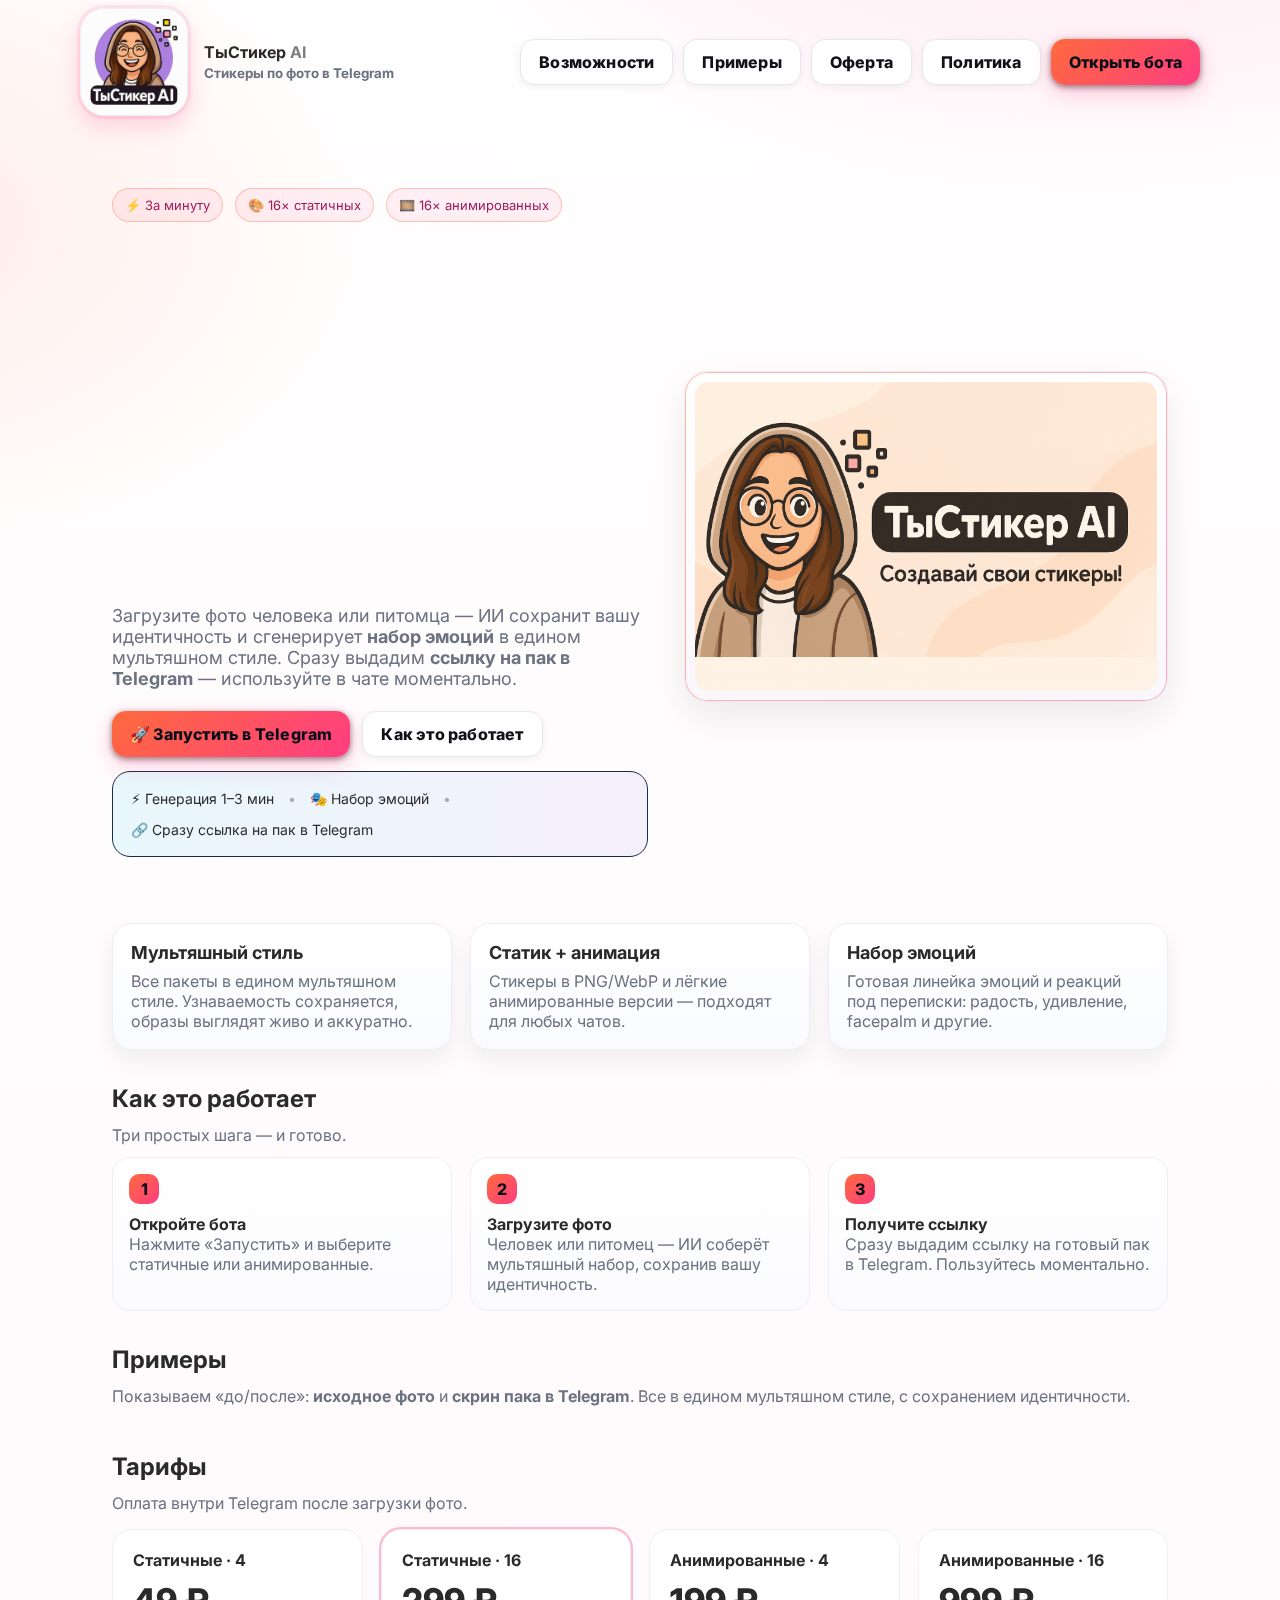
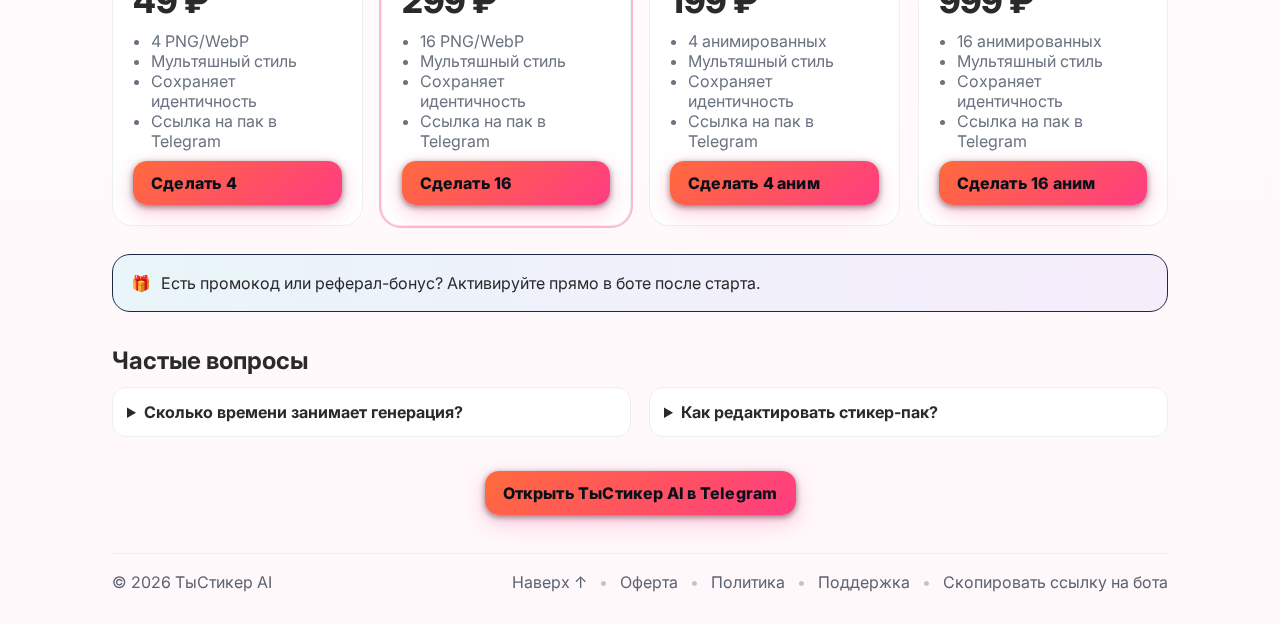
<file: index.html>
<!doctype html>
<html lang="ru">
<head>
  <meta charset="utf-8" />
  <meta name="viewport" content="width=device-width, initial-scale=1" />
  <title>ТыСтикер AI — стикеры по фото за минуту в Telegram</title>
  <meta name="description" content="ИИ генерирует по вашему фото уникальные авторские стикерпак-наборы в мультяшном стиле — для людей и питомцев, с сохранением идентичности, сразу со ссылкой на пак в Telegram." />
  <meta property="og:title" content="ТыСтикер AI — стикеры по фото за минуту" />
  <meta property="og:description" content="Уникальные авторские стикерпаки по фото (люди и питомцы) в мультяшном стиле, с сохранением идентичности. Сразу выдаём ссылку на пак в Telegram." />
  <meta property="og:type" content="website" />
  <meta property="og:locale" content="ru_RU" />
  <meta property="og:image" content="https://raw.githubusercontent.com/USER/REPO/gh-pages/og-cover.jpg" />
  <meta name="theme-color" content="#ff3d81" />
  <link rel="preconnect" href="https://fonts.googleapis.com">
  <link rel="preconnect" href="https://fonts.gstatic.com" crossorigin>
  <link href="https://fonts.googleapis.com/css2?family=Inter:wght@400;500;600;700;800&family=Sora:wght@600;700;800&display=swap" rel="stylesheet">

  <script type="application/ld+json">
  {
    "@context":"https://schema.org",
    "@type":"WebSite",
    "url":"https://aistickers.ru/",
    "name":"ТыСтикер AI",
    "inLanguage":"ru-RU",
    "potentialAction":{
      "@type":"SearchAction",
      "target":"https://t.me/ai_sticksbot?q={search_term_string}",
      "query-input":"required name=search_term_string"
    }
  }
  </script>

  <style>
    :root{
      --font:'Inter', system-ui, -apple-system, "Segoe UI", Roboto, Arial, sans-serif;
      --font-head:'Sora', system-ui, -apple-system, "Segoe UI", Roboto, Arial, sans-serif;
      --brand:#ff6a3d; --brand-2:#ff3d81;
      --bg:#fff8fb; --panel:#ffffff; --soft:#f6f7fb;  /* ← используем как светлый фон видео */
      --text:#2a2a2a; --muted:#6b7280; --heading:#ff6a3d;
      --ok:#10b981; --warn:#f59e0b;
      --radius:18px; --shadow:0 14px 36px rgba(17,17,23,.08);
    }
    *{box-sizing:border-box}
    html,body{margin:0;padding:0;background:
      radial-gradient(1200px 700px at 85% -10%,rgba(255,61,129,.15),transparent 60%),
      radial-gradient(900px 600px at -10% 10%,rgba(255,106,61,.12),transparent 55%),
      linear-gradient(180deg,#fffefe,#fff8fb);
      color:var(--text);font-family:var(--font), "Segoe UI", Roboto, Arial, sans-serif;}
    a{color:inherit;text-decoration:none}
    .wrap{max-width:1120px;margin:0 auto;padding:32px}
    .nav{display:flex;align-items:center;justify-content:space-between;gap:16px;padding:8px 0}
    .nav .brand{display:flex;align-items:center;gap:16px;font-weight:700}
    .nav .brand .logo{width:108px;height:108px;border-radius:24px;display:grid;place-items:center;box-shadow:0 10px 24px rgba(255,61,129,.22),0 0 0 3px rgba(255,61,129,.10);border:1px solid #eceff6;overflow:hidden;background:#fff;transition:transform .12s ease, box-shadow .2s ease}
    .nav .brand .logo:hover{transform:translateY(-1px);box-shadow:0 12px 28px rgba(255,61,129,.26),0 0 0 4px rgba(255,61,129,.14)}
    .nav .brand .logo img{width:100%;height:100%;object-fit:cover;object-position:center;display:block}
    .btn{display:inline-flex;align-items:center;gap:10px;padding:12px 18px;border-radius:14px;background:linear-gradient(135deg,var(--brand),var(--brand-2));color:#0b0f1a;font-weight:800;letter-spacing:.2px;box-shadow:0 8px 22px rgba(255,61,129,.25),0 2px 6px rgba(0,0,0,.5);transition:transform .12s ease,filter .12s ease}
    .btn:hover{transform:translateY(-1px) scale(1.01);filter:saturate(1.12)}
    .btn.ghost{background:#ffffff;color:#111217;border:1px solid #e6e8ef;box-shadow:0 2px 8px rgba(17,17,23,.06)}

    .hero{display:grid;grid-template-columns:1.05fr .95fr;gap:36px;align-items:center;margin-top:32px}
    .hero h1{font-size:48px;line-height:1.05;margin:0 0 12px;font-family:var(--font-head);font-weight:800;}
    .hero p{color:var(--muted);font-size:18px;margin:0 0 22px}
    .badges{display:flex;gap:12px;flex-wrap:wrap;margin-bottom:18px}
    .badge{font-size:13px;padding:8px 12px;border-radius:999px;background:rgba(255,61,129,.08);border:1px solid rgba(255,106,61,.35);color:#a01b5a;backdrop-filter:saturate(1.2)}

    .mock{position:relative;background:linear-gradient(180deg,#ffffff,#f9f7fb);border:1px solid #ececf2;border-radius:22px;padding:10px;box-shadow:0 14px 36px rgba(17,17,23,.08)}
    .mock::after{content:"";position:absolute;inset:0;border-radius:22px;padding:1px;background:linear-gradient(135deg,rgba(255,106,61,.45),rgba(255,61,129,.45));-webkit-mask:linear-gradient(#000 0 0) content-box,linear-gradient(#000 0 0);-webkit-mask-composite:xor;mask-composite:exclude;filter:blur(.3px)}
    .mock img{width:100%;border-radius:14px;display:block}

    .grid{display:grid;grid-template-columns:repeat(3,1fr);gap:18px}
    .card{background:linear-gradient(180deg,#ffffff,#fafbff);border:1px solid #ebeef5;border-radius:20px;padding:18px;box-shadow:0 10px 22px rgba(17,17,23,.06)}
    .card h3{margin:0 0 8px;font-size:18px}
    .card p{margin:0;color:var(--muted)}

    .steps{display:grid;grid-template-columns:repeat(3,1fr);gap:18px;margin-top:8px}
    .step{background:linear-gradient(180deg,#ffffff,#fbfbfe);border:1px solid #eceff6;border-radius:18px;padding:16px}
    .step .n{width:30px;height:30px;border-radius:10px;background:linear-gradient(135deg,var(--brand),var(--brand-2));color:#0b0f1a;display:grid;place-items:center;font-weight:800;margin-bottom:10px}

    .banner{margin:28px 0;padding:18px;border-radius:18px;background:linear-gradient(90deg,rgba(34,211,238,.1),rgba(139,92,246,.08));border:1px solid #1e2a45}

    .examples{display:grid;grid-template-columns:repeat(3,1fr);gap:16px}
    .pair{background:#ffffff;border:1px solid #eceff6;border-radius:16px;padding:14px;box-shadow:0 6px 16px rgba(17,17,23,.05)}
    .pair h4{margin:0 0 10px;font-size:14px;color:#333842}
    .pair .grid2{display:grid;grid-template-columns:1fr 1fr;gap:10px}
    .shot{position:relative;border:1px solid #eceff6;border-radius:12px;overflow:hidden;background:#fff}
    .shot img,.shot video{width:100%;height:100%;display:block;aspect-ratio:1/1}
    .shot img{object-fit:cover}
    /* видео лучше не кропать, чтобы не резать края — показываем целиком на светлом фоне */
    .sticker-video{
      background:var(--soft);
      border-radius:12px;
      width:100%; height:100%;
      object-fit:contain;       /* важно: не режем контент */
    }
    .label{position:absolute;left:8px;top:8px;padding:6px 10px;border-radius:999px;background:rgba(255,255,255,.9);color:#111217;font-size:12px;font-weight:800;border:1px solid rgba(0,0,0,.06)}
    .pair .actions{display:flex;gap:10px;align-items:center;margin-top:10px}
    .tag{font-size:12px;padding:6px 10px;border:1px solid #eceff6;border-radius:999px;background:#fff;color:#5b6472}
    @media (max-width:1024px){.pair .grid2{grid-template-columns:1fr}}
    
    .ex{position:relative;background:#ffffff;border:1px solid #eceff6;border-radius:16px;aspect-ratio:1/1;display:block;overflow:hidden}
    .ex img{width:100%;height:100%;object-fit:cover;display:block}
    .ex span{position:absolute;left:10px;bottom:10px;padding:6px 10px;border-radius:999px;background:rgba(255,255,255,.8);color:#111217;font-size:12px;font-weight:800;border:1px solid rgba(0,0,0,.06)}
    
    .price{display:grid;grid-template-columns:repeat(3,1fr);gap:18px}
    .plan{background:var(--panel);border:1px solid #eceff6;border-radius:20px;padding:20px;display:flex;flex-direction:column;gap:10px}
    .plan h4{margin:0}
    .plan .amount{font-size:34px;font-weight:800}
    .plan ul{margin:0;padding-left:18px;color:var(--muted)}

    .faq{display:grid;grid-template-columns:1fr 1fr;gap:18px}
    details{background:#ffffff;border:1px solid #eceff6;border-radius:14px;padding:14px}
    details summary{cursor:pointer;font-weight:700}
    details p{color:var(--muted)}

    .footer{display:flex;flex-wrap:wrap;align-items:center;justify-content:space-between;gap:12px;margin-top:38px;border-top:1px solid #eceef4;padding-top:18px;color:#5b6472}

    @media (max-width:1024px){
      .hero{grid-template-columns:1fr;}
      .grid{grid-template-columns:1fr 1fr}
      .steps{grid-template-columns:1fr 1fr}
      .price{grid-template-columns:1fr}
      .faq{grid-template-columns:1fr}
      .examples{grid-template-columns:repeat(3,1fr)}
    }
    @media (max-width:640px){
      .grid{grid-template-columns:1fr}
      .steps{grid-template-columns:1fr}
      .examples{grid-template-columns:repeat(2,1fr)}
      .hero h1{font-size:36px}
      .nav .brand .logo{width:72px;height:72px;border-radius:18px}
    }

    .gtext{background:linear-gradient(135deg,var(--brand),var(--brand-2));-webkit-background-clip:text;background-clip:text;color:transparent}
    .hero-title{font-family:var(--font-head);font-weight:800;font-size:48px;line-height:1.05;margin:0 0 12px}
    .hero-title .subtitle{color:var(--muted);font-weight:600}
    .fade-up{opacity:0;transform:translateY(6px);animation:fadeUp .5s ease forwards}
    @keyframes fadeUp{to{opacity:1;transform:none}}
  </style>
  <script type="application/ld+json">
  {
    "@context":"https://schema.org",
    "@type":"SoftwareApplication",
    "name":"ТыСтикер AI",
    "applicationCategory":"Chatbot",
    "operatingSystem":"Telegram",
    "description":"Уникальные авторские стикерпаки по фото (люди и питомцы) в мультяшном стиле, с сохранением идентичности. Мгновенная ссылка на пак в Telegram.",
    "url":"https://t.me/ai_sticksbot",
    "offers": {"@type":"Offer", "price":"0", "priceCurrency":"RUB"}
  }
  </script>
</head>
<body>
  <header class="wrap nav">
    <div class="brand">
      <div class="logo"><img src="assets/bot-avatar.png" alt="Аватар ТыСтикер AI" /></div>
      <div>
        <div>ТыСтикер <span style="opacity:.6">AI</span></div>
        <small style="color:var(--muted)">Стикеры по фото в Telegram</small>
      </div>
    </div>
    <nav style="display:flex;gap:10px;flex-wrap:wrap">
      <a class="btn ghost" href="#features">Возможности</a>
      <a class="btn ghost" href="#examples">Примеры</a>
      <a class="btn ghost" href="offer.html">Оферта</a>
      <a class="btn ghost" href="privacy.html">Политика</a>
      <a class="btn" href="https://t.me/ai_sticksbot" target="_blank" rel="noopener">Открыть бота</a>
    </nav>
  </header>

  <main class="wrap">
    <section class="hero" id="top">
      <div>
        <div class="badges">
          <span class="badge">⚡️ За минуту</span>
          <span class="badge">🎨 16× статичных</span>
          <span class="badge">🎞️ 16× анимированных</span>
        </div>
        <h1 class="hero-title fade-up"><span class="gtext">ТыСтикер AI</span><br><span class="subtitle">Телеграм-бот, который генерирует уникальные стикер-паки по фото</span></h1>
        <p>Загрузите фото человека или питомца — ИИ сохранит вашу идентичность и сгенерирует <strong>набор эмоций</strong> в едином мультяшном стиле. Сразу выдадим <strong>ссылку на пак в Telegram</strong> — используйте в чате моментально.</p>
        <div style="display:flex;gap:12px;flex-wrap:wrap">
          <a class="btn" href="https://t.me/ai_sticksbot" target="_blank" rel="noopener">🚀 Запустить в Telegram</a>
          <a class="btn ghost" href="#how">Как это работает</a>
        </div>
        <div class="banner" style="margin-top:14px;font-size:14px;display:flex;gap:14px;flex-wrap:wrap;align-items:center">
          <span>⚡ Генерация 1–3 мин</span>
          <span style="opacity:.35">•</span>
          <span>🎭 Набор эмоций</span>
          <span style="opacity:.35">•</span>
          <span>🔗 Сразу ссылка на пак в Telegram</span>
        </div>
      </div>
      <div class="mock">
        <img src="assets/preview-pack.png" alt="Превью набора стикеров" onerror="this.src='data:image/svg+xml;utf8,<svg xmlns=\'http://www.w3.org/2000/svg\' viewBox=\'0 0 800 600\'><rect width=\'100%\' height=\'100%\' fill=\'%2310182a\'/><text x=\'50%\' y=\'50%\' dominant-baseline=\'middle\' text-anchor=\'middle\' font-size=\'22\' fill=\'%2394a3b8\'>Замените на assets/preview-pack.png</text></svg>'" />
      </div>
    </section>

    <section id="features" style="margin-top:38px">
      <div class="grid">
        <div class="card">
          <h3>Мультяшный стиль</h3>
          <p>Все пакеты в едином мультяшном стиле. Узнаваемость сохраняется, образы выглядят живо и аккуратно.</p>
        </div>
        <div class="card">
          <h3>Статик + анимация</h3>
          <p>Стикеры в PNG/WebP и лёгкие анимированные версии — подходят для любых чатов.</p>
        </div>
        <div class="card">
          <h3>Набор эмоций</h3>
          <p>Готовая линейка эмоций и реакций под переписки: радость, удивление, facepalm и другие.</p>
        </div>
      </div>
    </section>

    <section id="how" style="margin-top:34px">
      <h2 style="margin:0 0 12px">Как это работает</h2>
      <p style="color:var(--muted);margin:0 0 12px">Три простых шага — и готово.</p>
      <div class="steps">
        <div class="step"><div class="n">1</div><strong>Откройте бота</strong><br><span style="color:var(--muted)">Нажмите «Запустить» и выберите статичные или анимированные.</span></div>
        <div class="step"><div class="n">2</div><strong>Загрузите фото</strong><br><span style="color:var(--muted)">Человек или питомец — ИИ соберёт мультяшный набор, сохранив вашу идентичность.</span></div>
        <div class="step"><div class="n">3</div><strong>Получите ссылку</strong><br><span style="color:var(--muted)">Сразу выдадим ссылку на готовый пак в Telegram. Пользуйтесь моментально.</span></div>
      </div>
    </section>

    <section id="examples" style="margin-top:34px">
      <h2 style="margin:0 0 12px">Примеры</h2>
      <p style="color:var(--muted);margin:0 0 12px">Показываем «до/после»: <strong>исходное фото</strong> и <strong>скрин пака в Telegram</strong>. Все в едином мультяшном стиле, с сохранением идентичности.</p>
      <div class="examples" id="examplesGrid"></div>
    </section>

    <section id="pricing" style="margin-top:34px">
      <h2 style="margin:0 0 12px">Тарифы</h2>
      <p style="color:var(--muted);margin:0 0 16px">Оплата внутри Telegram после загрузки фото.</p>
      <div class="price" style="grid-template-columns:repeat(4,1fr)">
        <div class="plan">
          <h4>Статичные · 4</h4>
          <div class="amount">49 ₽</div>
          <ul>
            <li>4 PNG/WebP</li>
            <li>Мультяшный стиль</li>
            <li>Сохраняет идентичность</li>
            <li>Ссылка на пак в Telegram</li>
          </ul>
          <a class="btn" href="https://t.me/ai_sticksbot" target="_blank" rel="noopener">Сделать 4</a>
        </div>
        <div class="plan" style="outline:2px solid rgba(255,61,129,.35)">
          <h4>Статичные · 16</h4>
          <div class="amount">299 ₽</div>
          <ul>
            <li>16 PNG/WebP</li>
            <li>Мультяшный стиль</li>
            <li>Сохраняет идентичность</li>
            <li>Ссылка на пак в Telegram</li>
          </ul>
          <a class="btn" href="https://t.me/ai_sticksbot" target="_blank" rel="noopener">Сделать 16</a>
        </div>
        <div class="plan">
          <h4>Анимированные · 4</h4>
          <div class="amount">199 ₽</div>
          <ul>
            <li>4 анимированных</li>
            <li>Мультяшный стиль</li>
            <li>Сохраняет идентичность</li>
            <li>Ссылка на пак в Telegram</li>
          </ul>
          <a class="btn" href="https://t.me/ai_sticksbot" target="_blank" rel="noopener">Сделать 4 аним</a>
        </div>
        <div class="plan">
          <h4>Анимированные · 16</h4>
          <div class="amount">999 ₽</div>
          <ul>
            <li>16 анимированных</li>
            <li>Мультяшный стиль</li>
            <li>Сохраняет идентичность</li>
            <li>Ссылка на пак в Telegram</li>
          </ul>
          <a class="btn" href="https://t.me/ai_sticksbot" target="_blank" rel="noopener">Сделать 16 аним</a>
        </div>
      </div>
      <div class="banner" style="display:flex;align-items:center;gap:10px"><span>🎁</span> <span>Есть промокод или реферал-бонус? Активируйте прямо в боте после старта.</span></div>
    </section>

    <section id="faq" style="margin-top:34px">
      <h2 style="margin:0 0 12px">Частые вопросы</h2>
      <div class="faq">
        <details>
          <summary>Сколько времени занимает генерация?</summary>
          <p>Обычно 1–3 минуты для статичных и до 5 минут для анимированных. Зависит от очереди.</p>
        </details>
        <details>
          <summary>Как редактировать стикер-пак?</summary>
          <p>После создания пака по ссылке Telegram вы можете добавлять/удалять стикеры, менять эмодзи, обложку и название через бот <code>@Stickers</code> или меню редактирования паков.</p>
        </details>
      </div>
    </section>

    <section style="margin-top:34px;text-align:center">
      <a class="btn" href="https://t.me/ai_sticksbot" target="_blank" rel="noopener">Открыть ТыСтикер AI в Telegram</a>
    </section>

    <footer class="footer">
      <div>© <span id="year"></span> ТыСтикер AI</div>
      <div style="display:flex;gap:12px;align-items:center">
        <a href="#top">Наверх ↑</a>
        <span style="opacity:.35">•</span>
        <a href="offer.html">Оферта</a>
        <span style="opacity:.35">•</span>
        <a href="privacy.html">Политика</a>
        <span style="opacity:.35">•</span>
        <a href="mailto:naduxa3009@gmail.com">Поддержка</a>
        <span style="opacity:.35">•</span>
        <a href="#" id="copyLink">Скопировать ссылку на бота</a>
      </div>
    </footer>
  </main>

  <script>
    const y=document.getElementById('year'); y.textContent=new Date().getFullYear();
    document.getElementById('copyLink').addEventListener('click',async(e)=>{
      e.preventDefault();
      try{await navigator.clipboard.writeText('https://t.me/ai_sticksbot');
        e.target.textContent='Ссылка скопирована ✓'; setTimeout(()=>e.target.textContent='Скопировать ссылку на бота',1800);
      }catch(err){location.href='https://t.me/ai_sticksbot'}
    });
  </script>

  <script>
    // Примеры: фото + скрин/видео пака в TG
    const examples = [
      {
        title: 'Стикер со мной',
        photo: 'assets/photo-1.png',
        video: 'assets/pack-1.webm',
        href:  'https://t.me/addstickers/stickerpackai_192771243_f3e5_by_ai_sticksbot',
        tags:  ['человек','мультяшный',face']
      },
      {
        title: 'Стикер с питомцем',
        photo: 'assets/photo-2.png',
        video: 'assets/pack-2.webm',
        href:  'https://t.me/addstickers/stickerpackai_192771243_3b12_by_ai_sticksbot',
        tags:  ['питомец','мультяшный','pet']
      }
    ];

    const toMp4 = (src) => src ? src.replace(/\.webm$/i, '.mp4') : '';

    const grid = document.getElementById('examplesGrid');
    grid.innerHTML = examples.map(x=>{
      const poster = (x.video||'').replace(/\.webm$/i,'-poster.png'); // если сделаешь превью
      const media = x.video
        ? `<video class="sticker-video" autoplay muted loop playsinline preload="metadata" poster="${poster}">
             <source src="${x.video}" type="video/webm">
             <source src="${toMp4(x.video)}" type="video/mp4">
             Ваш браузер не поддерживает видео.
           </video>`
        : `<img src="${x.pack}" alt="Стикерпак: ${x.title}" loading="lazy"/>`;

      return `
        <div class="pair">
          <h4>${x.title}</h4>
          <div class="grid2">
            <div class="shot">
              <img src="${x.photo}" alt="Фото: ${x.title}" loading="lazy"/>
              <span class="label">Фото</span>
            </div>
            <a class="shot" href="${x.href}" target="_blank" rel="noopener" aria-label="Открыть пак в Telegram">
              ${media}
              <span class="label">Пак в TG</span>
            </a>
          </div>
          <div class="actions">${(x.tags||[]).map(t=>`<span class='tag'>${t}</span>`).join('')}</div>
        </div>`;
    }).join('');
  </script>
</body>
</html>
</file>
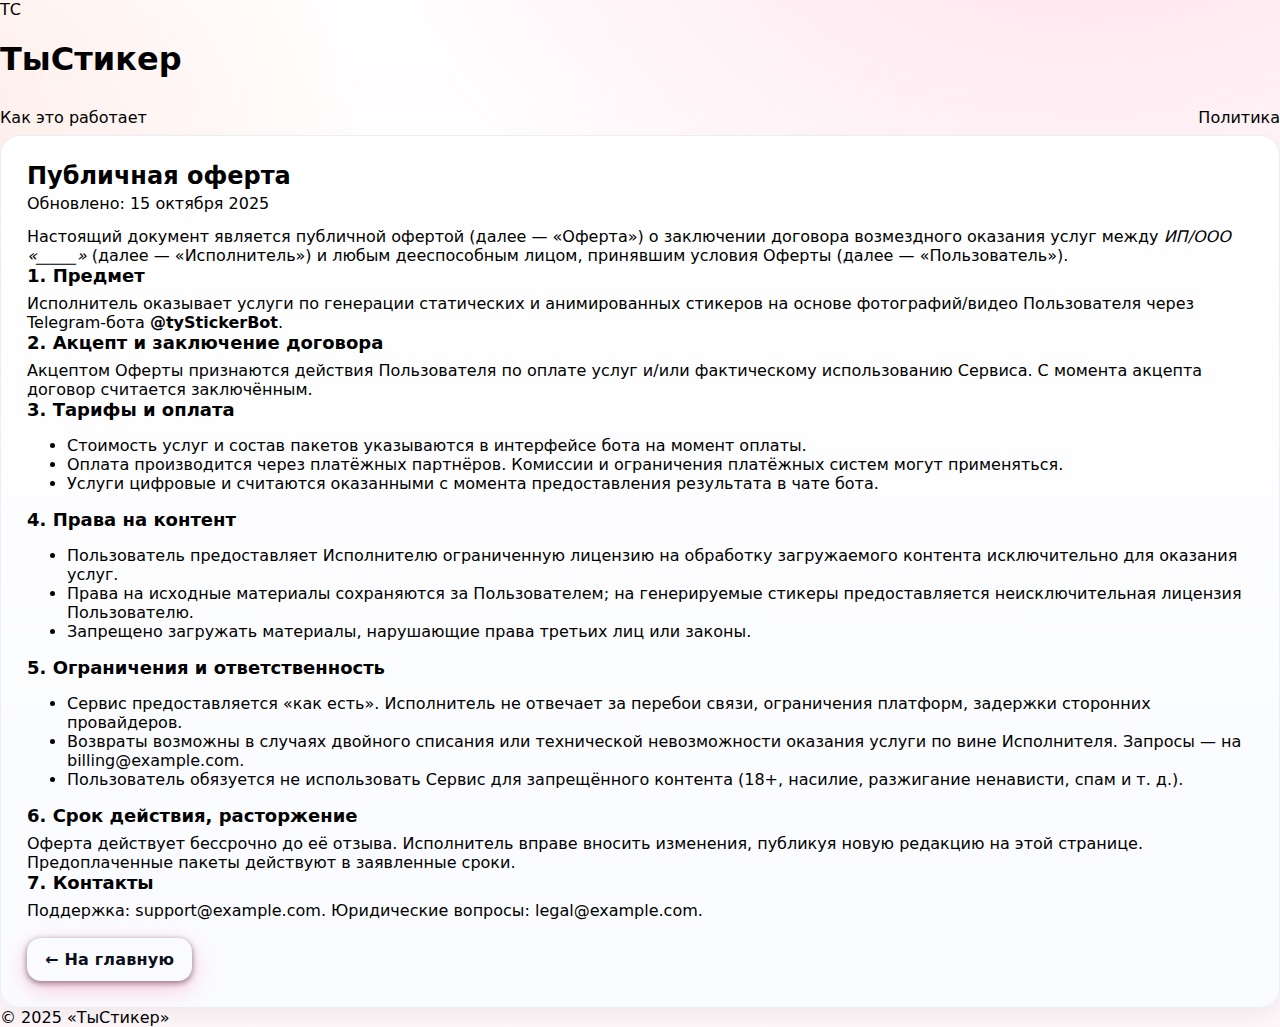
<file: offer.html>
<!doctype html>
<html lang="ru">
<head>
  <meta charset="utf-8">
  <title>Публичная оферта — ТыСтикер</title>
  <meta name="viewport" content="width=device-width, initial-scale=1">
  <meta name="robots" content="noindex">
  <link rel="stylesheet" href="styles.css">
</head>
<body>
  <div class="container">
    <header class="header">
      <a class="brand" href="index.html">
        <div class="logo">ТС</div>
        <h1>ТыСтикер</h1>
      </a>
      <nav class="nav">
        <a href="index.html#how">Как это работает</a>
        <a href="privacy.html">Политика</a>
      </nav>
    </header>

    <article class="card" style="padding:26px">
      <h2 style="margin:0 0 4px">Публичная оферта</h2>
      <div style="color:var(--muted);margin-bottom:14px">Обновлено: 15 октября 2025</div>

      <p>Настоящий документ является публичной офертой (далее — «Оферта») о заключении договора возмездного оказания услуг между <i>ИП/ООО «_____»</i> (далее — «Исполнитель») и любым дееспособным лицом, принявшим условия Оферты (далее — «Пользователь»).</p>

      <h3>1. Предмет</h3>
      <p>Исполнитель оказывает услуги по генерации статических и анимированных стикеров на основе фотографий/видео Пользователя через Telegram‑бота <b>@tyStickerBot</b>.</p>

      <h3>2. Акцепт и заключение договора</h3>
      <p>Акцептом Оферты признаются действия Пользователя по оплате услуг и/или фактическому использованию Сервиса. С момента акцепта договор считается заключённым.</p>

      <h3>3. Тарифы и оплата</h3>
      <ul>
        <li>Стоимость услуг и состав пакетов указываются в интерфейсе бота на момент оплаты.</li>
        <li>Оплата производится через платёжных партнёров. Комиссии и ограничения платёжных систем могут применяться.</li>
        <li>Услуги цифровые и считаются оказанными с момента предоставления результата в чате бота.</li>
      </ul>

      <h3>4. Права на контент</h3>
      <ul>
        <li>Пользователь предоставляет Исполнителю ограниченную лицензию на обработку загружаемого контента исключительно для оказания услуг.</li>
        <li>Права на исходные материалы сохраняются за Пользователем; на генерируемые стикеры предоставляется неисключительная лицензия Пользователю.</li>
        <li>Запрещено загружать материалы, нарушающие права третьих лиц или законы.</li>
      </ul>

      <h3>5. Ограничения и ответственность</h3>
      <ul>
        <li>Сервис предоставляется «как есть». Исполнитель не отвечает за перебои связи, ограничения платформ, задержки сторонних провайдеров.</li>
        <li>Возвраты возможны в случаях двойного списания или технической невозможности оказания услуги по вине Исполнителя. Запросы — на <a href="mailto:billing@example.com">billing@example.com</a>.</li>
        <li>Пользователь обязуется не использовать Сервис для запрещённого контента (18+, насилие, разжигание ненависти, спам и т. д.).</li>
      </ul>

      <h3>6. Срок действия, расторжение</h3>
      <p>Оферта действует бессрочно до её отзыва. Исполнитель вправе вносить изменения, публикуя новую редакцию на этой странице. Предоплаченные пакеты действуют в заявленные сроки.</p>

      <h3>7. Контакты</h3>
      <p>Поддержка: <a href="mailto:support@example.com">support@example.com</a>. Юридические вопросы: <a href="mailto:legal@example.com">legal@example.com</a>.</p>

      <p style="margin-top:18px"><a class="btn secondary" href="index.html">← На главную</a></p>
    </article>

    <footer>
      © 2025 «ТыСтикер»
    </footer>
  </div>
</body>
</html>
</file>
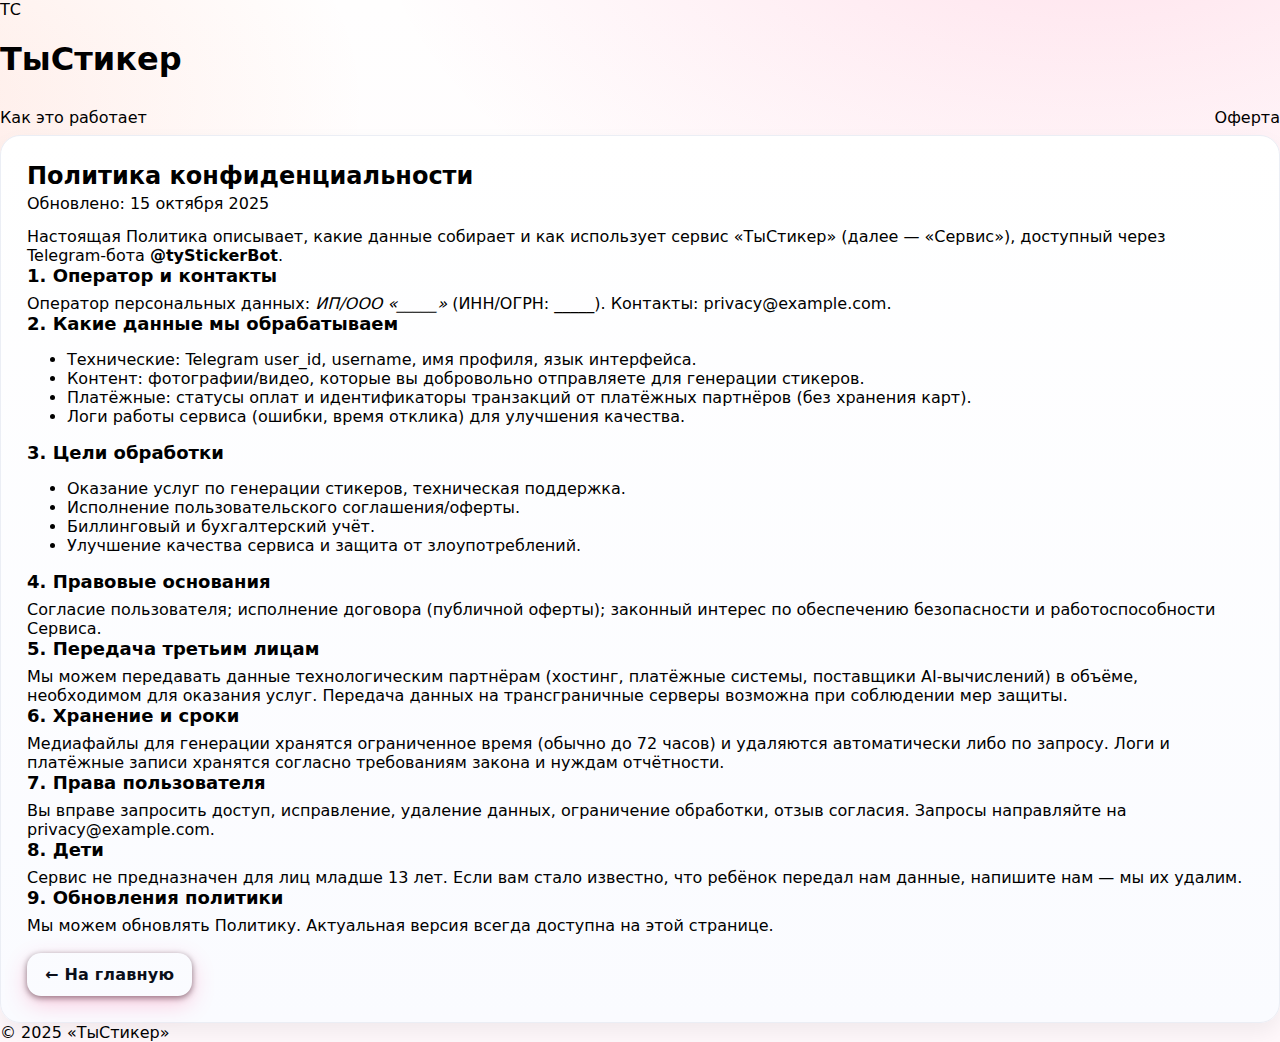
<file: privacy.html>
<!doctype html>
<html lang="ru">
<head>
  <meta charset="utf-8">
  <title>Политика конфиденциальности — ТыСтикер</title>
  <meta name="viewport" content="width=device-width, initial-scale=1">
  <meta name="robots" content="noindex">
  <link rel="stylesheet" href="styles.css">
</head>
<body>
  <div class="container">
    <header class="header">
      <a class="brand" href="index.html">
        <div class="logo">ТС</div>
        <h1>ТыСтикер</h1>
      </a>
      <nav class="nav">
        <a href="index.html#how">Как это работает</a>
        <a href="offer.html">Оферта</a>
      </nav>
    </header>

    <article class="card" style="padding:26px">
      <h2 style="margin:0 0 4px">Политика конфиденциальности</h2>
      <div style="color:var(--muted);margin-bottom:14px">Обновлено: 15 октября 2025</div>

      <p>Настоящая Политика описывает, какие данные собирает и как использует сервис «ТыСтикер» (далее — «Сервис»), доступный через Telegram‑бота <b>@tyStickerBot</b>.</p>

      <h3>1. Оператор и контакты</h3>
      <p>Оператор персональных данных: <i>ИП/ООО «_____»</i> (ИНН/ОГРН: _____). Контакты: <a href="mailto:privacy@example.com">privacy@example.com</a>.</p>

      <h3>2. Какие данные мы обрабатываем</h3>
      <ul>
        <li>Технические: Telegram user_id, username, имя профиля, язык интерфейса.</li>
        <li>Контент: фотографии/видео, которые вы добровольно отправляете для генерации стикеров.</li>
        <li>Платёжные: статусы оплат и идентификаторы транзакций от платёжных партнёров (без хранения карт).</li>
        <li>Логи работы сервиса (ошибки, время отклика) для улучшения качества.</li>
      </ul>

      <h3>3. Цели обработки</h3>
      <ul>
        <li>Оказание услуг по генерации стикеров, техническая поддержка.</li>
        <li>Исполнение пользовательского соглашения/оферты.</li>
        <li>Биллинговый и бухгалтерский учёт.</li>
        <li>Улучшение качества сервиса и защита от злоупотреблений.</li>
      </ul>

      <h3>4. Правовые основания</h3>
      <p>Согласие пользователя; исполнение договора (публичной оферты); законный интерес по обеспечению безопасности и работоспособности Сервиса.</p>

      <h3>5. Передача третьим лицам</h3>
      <p>Мы можем передавать данные технологическим партнёрам (хостинг, платёжные системы, поставщики AI‑вычислений) в объёме, необходимом для оказания услуг. Передача данных на трансграничные серверы возможна при соблюдении мер защиты.</p>

      <h3>6. Хранение и сроки</h3>
      <p>Медиафайлы для генерации хранятся ограниченное время (обычно до 72 часов) и удаляются автоматически либо по запросу. Логи и платёжные записи хранятся согласно требованиям закона и нуждам отчётности.</p>

      <h3>7. Права пользователя</h3>
      <p>Вы вправе запросить доступ, исправление, удаление данных, ограничение обработки, отзыв согласия. Запросы направляйте на <a href="mailto:privacy@example.com">privacy@example.com</a>.</p>

      <h3>8. Дети</h3>
      <p>Сервис не предназначен для лиц младше 13 лет. Если вам стало известно, что ребёнок передал нам данные, напишите нам — мы их удалим.</p>

      <h3>9. Обновления политики</h3>
      <p>Мы можем обновлять Политику. Актуальная версия всегда доступна на этой странице.</p>

      <p style="margin-top:18px"><a class="btn secondary" href="index.html">← На главную</a></p>
    </article>

    <footer>
      © 2025 «ТыСтикер»
    </footer>
  </div>
</body>
</html>
</file>
<file: styles.css>
<!doctype html>
<html lang="ru">
<head>
  <meta charset="utf-8" />
  <meta name="viewport" content="width=device-width, initial-scale=1" />
  <title>ТыСтикер AI — стикеры по фото за минуту в Telegram</title>
  <meta name="description" content="ИИ генерирует по вашему фото уникальные авторские стикерпак‑наборы в мультяшном стиле — для людей и питомцев, с сохранением идентичности, сразу со ссылкой на пак в Telegram." />
  <meta property="og:title" content="ТыСтикер AI — стикеры по фото за минуту" />
  <meta property="og:description" content="Уникальные авторские стикерпаки по фото (люди и питомцы) в мультяшном стиле, с сохранением идентичности. Сразу выдаём ссылку на пак в Telegram." />
  <meta property="og:type" content="website" />
  <meta property="og:locale" content="ru_RU" />
  <meta property="og:image" content="https://raw.githubusercontent.com/USER/REPO/gh-pages/og-cover.jpg" />
  <meta name="theme-color" content="#ff3d81" />
  <link rel="preconnect" href="https://fonts.googleapis.com">
  <link rel="preconnect" href="https://fonts.gstatic.com" crossorigin>
  <link href="https://fonts.googleapis.com/css2?family=Manrope:wght@400;600;700&display=swap" rel="stylesheet">
  <style>
    :root{
      --bg:#fff8fb; --panel:#ffffff; --soft:#f6f7fb; --muted:#5b6472; --text:#111217;
      --brand:#ff6a3d; /* яркий оранжевый */
      --brand-2:#ff3d81; /* неоновый розовый */
      --ok:#10b981; --warn:#f59e0b;
      --radius:18px; --shadow:0 14px 36px rgba(17,17,23,.08);
    }
    *{box-sizing:border-box}
    html,body{margin:0;padding:0;background:
      radial-gradient(1200px 700px at 85% -10%,rgba(255,61,129,.15),transparent 60%),
      radial-gradient(900px 600px at -10% 10%,rgba(255,106,61,.12),transparent 55%),
      linear-gradient(180deg,#fffefe,#fff8fb);
      color:var(--text);font-family:Manrope,system-ui,-apple-system,"Segoe UI",Roboto,Arial,sans-serif;}
    a{color:inherit;text-decoration:none}
    a{color:inherit;text-decoration:none}
    a{color:inherit;text-decoration:none}
    .wrap{max-width:1120px;margin:0 auto;padding:32px}
    .nav{display:flex;align-items:center;justify-content:space-between;gap:16px;padding:8px 0}
    .nav .brand{display:flex;align-items:center;gap:12px;font-weight:700}
    .nav .brand .logo{width:36px;height:36px;border-radius:12px;background:linear-gradient(135deg,var(--brand),var(--brand-2));display:grid;place-items:center;box-shadow:0 10px 24px rgba(255,61,129,.25)}
    .nav .brand .logo span{font-weight:800}
    .btn{display:inline-flex;align-items:center;gap:10px;padding:12px 18px;border-radius:14px;background:linear-gradient(135deg,var(--brand),var(--brand-2));color:#0b0f1a;font-weight:800;letter-spacing:.2px;box-shadow:0 8px 22px rgba(255,61,129,.25),0 2px 6px rgba(0,0,0,.5);transition:transform .12s ease,filter .12s ease}
    .btn:hover{transform:translateY(-1px) scale(1.01);filter:saturate(1.12)}
    .btn.ghost{background:#ffffff;color:#111217;border:1px solid #e6e8ef;box-shadow:0 2px 8px rgba(17,17,23,.06)}
    
    

    .hero{display:grid;grid-template-columns:1.05fr .95fr;gap:36px;align-items:center;margin-top:32px}
    .hero h1{font-size:48px;line-height:1.05;margin:0 0 12px}
    .hero p{color:var(--muted);font-size:18px;margin:0 0 22px}
    .badges{display:flex;gap:12px;flex-wrap:wrap;margin-bottom:18px}
    .badge{font-size:13px;padding:8px 12px;border-radius:999px;background:rgba(255,61,129,.08);border:1px solid rgba(255,106,61,.35);color:#a01b5a;backdrop-filter:saturate(1.2)}

    .mock{position:relative;background:linear-gradient(180deg,#ffffff,#f9f7fb);border:1px solid #ececf2;border-radius:22px;padding:10px;box-shadow:0 14px 36px rgba(17,17,23,.08)}
    .mock::after{content:"";position:absolute;inset:0;border-radius:22px;padding:1px;background:linear-gradient(135deg,rgba(255,106,61,.45),rgba(255,61,129,.45));-webkit-mask:linear-gradient(#000 0 0) content-box,linear-gradient(#000 0 0);-webkit-mask-composite:xor;mask-composite:exclude;filter:blur(.3px)}
    .mock img{width:100%;border-radius:14px;display:block}

    .grid{display:grid;grid-template-columns:repeat(3,1fr);gap:18px}
    .card{background:linear-gradient(180deg,#ffffff,#fafbff);border:1px solid #ebeef5;border-radius:20px;padding:18px;box-shadow:0 10px 22px rgba(17,17,23,.06)}
    .card h3{margin:0 0 8px;font-size:18px}
    .card p{margin:0;color:var(--muted)}

    .steps{display:grid;grid-template-columns:repeat(3,1fr);gap:18px;margin-top:8px}
    .step{background:linear-gradient(180deg,#ffffff,#fbfbfe);border:1px solid #eceff6;border-radius:18px;padding:16px}
    .step .n{width:30px;height:30px;border-radius:10px;background:linear-gradient(135deg,var(--brand),var(--brand-2));color:#0b0f1a;display:grid;place-items:center;font-weight:800;margin-bottom:10px}

    .banner{margin:28px 0;padding:18px;border-radius:18px;background:linear-gradient(90deg,rgba(34,211,238,.1),rgba(139,92,246,.08));border:1px solid #1e2a45}

    .examples{display:grid;grid-template-columns:repeat(4,1fr);gap:12px}
    .ex{position:relative;background:#ffffff;border:1px solid #eceff6;border-radius:16px;aspect-ratio:1/1;display:block;overflow:hidden}
    .ex img{width:100%;height:100%;object-fit:cover;display:block}
    .ex span{position:absolute;left:10px;bottom:10px;padding:6px 10px;border-radius:999px;background:rgba(255,255,255,.8);color:#111217;font-size:12px;font-weight:800;border:1px solid rgba(0,0,0,.06)}
    

    .price{display:grid;grid-template-columns:repeat(3,1fr);gap:18px}
    .plan{background:var(--panel);border:1px solid #1e293b;border-radius:20px;padding:20px;display:flex;flex-direction:column;gap:10px}
    .plan h4{margin:0}
    .plan .amount{font-size:34px;font-weight:800}
    .plan ul{margin:0;padding-left:18px;color:var(--muted)}

    .faq{display:grid;grid-template-columns:1fr 1fr;gap:18px}
    details{background:#ffffff;border:1px solid #eceff6;border-radius:14px;padding:14px}
    details summary{cursor:pointer;font-weight:700}
    details p{color:var(--muted)}

    .footer{display:flex;flex-wrap:wrap;align-items:center;justify-content:space-between;gap:12px;margin-top:38px;border-top:1px solid #eceef4;padding-top:18px;color:#5b6472}

    @media (max-width:1024px){
      .hero{grid-template-columns:1fr;}
      .grid{grid-template-columns:1fr 1fr}
      .steps{grid-template-columns:1fr 1fr}
      .price{grid-template-columns:1fr}
      .faq{grid-template-columns:1fr}
      .examples{grid-template-columns:repeat(3,1fr)}
    }
    @media (max-width:640px){
      .grid{grid-template-columns:1fr}
      .steps{grid-template-columns:1fr}
      .examples{grid-template-columns:repeat(2,1fr)}
      .hero h1{font-size:36px}
    }
  </style>
  <script type="application/ld+json">
  {
    "@context":"https://schema.org",
    "@type":"SoftwareApplication",
    "name":"ТыСтикер AI",
    "applicationCategory":"Chatbot",
    "operatingSystem":"Telegram",
    "description":"Уникальные авторские стикерпаки по фото (люди и питомцы) в мультяшном стиле, с сохранением идентичности. Мгновенная ссылка на пак в Telegram.",
    "url":"https://t.me/ai_sticksbot",
    "offers": {"@type":"Offer", "price":"0", "priceCurrency":"RUB"}
  }
  </script>
</head>
<body>
  <header class="wrap nav">
    <div class="brand">
      <div class="logo" aria-hidden="true">🧩</div>
      <div>
        <div>ТыСтикер <span style="opacity:.6">AI</span></div>
        <small style="color:var(--muted)">Стикеры по фото в Telegram</small>
      </div>
    </div>
    <nav style="display:flex;gap:10px;flex-wrap:wrap">
      <a class="btn ghost" href="#features">Возможности</a>
      <a class="btn ghost" href="#examples">Примеры</a>
      <a class="btn ghost" href="offer.html">Оферта</a>
      <a class="btn ghost" href="privacy.html">Политика</a>
      <a class="btn" href="https://t.me/ai_sticksbot" target="_blank" rel="noopener">Открыть бота</a>
    </nav>
  </header>

  <main class="wrap">
    <section class="hero" id="top">
      <div>
        <div class="badges">
          <span class="badge">⚡️ За минуту</span>
          <span class="badge">🎨 16× статичных</span>
          <span class="badge">🎞️ 16× анимированных</span>
        </div>
        <h1>Персональный стикер‑пак<br>по вашему фото или фото питомца</h1>
        <p>Загрузите фото человека или питомца — ИИ создаст <strong>уникальный авторский стикерпак</strong> в мультяшном стиле, <strong>сохранив вашу идентичность</strong> и характер эмоций.</p>
        <div style="display:flex;gap:12px;flex-wrap:wrap">
          <a class="btn" href="https://t.me/ai_sticksbot" target="_blank" rel="noopener">🚀 Запустить в Telegram</a>
          <a class="btn ghost" href="#how">Как это работает</a>
        </div>
        <div class="banner" style="margin-top:14px;font-size:14px;display:flex;gap:14px;flex-wrap:wrap;align-items:center">
          <span>⚡ Генерация 1–3 мин</span>
          <span style="opacity:.35">•</span>
          <span>🎭 Набор эмоций</span>
          <span style="opacity:.35">•</span>
          <span>🔗 Сразу ссылка на пак в Telegram</span>
        </div>
      </div>
      <div class="mock">
        <img src="assets/preview-pack.webp" alt="Превью набора стикеров" onerror="this.src='data:image/svg+xml;utf8,<svg xmlns='http://www.w3.org/2000/svg' viewBox='0 0 800 600'><rect width='100%' height='100%' fill='%2310182a'/><text x='50%' y='50%' dominant-baseline='middle' text-anchor='middle' font-size='22' fill='%2394a3b8'>Замените на assets/preview-pack.webp</text></svg>'" />
      </div>
    </section>

    <section id="features" style="margin-top:38px">
      <div class="grid">
        <div class="card">
          <h3>Мультяшный стиль</h3>
          <p>Все пакеты в едином мультяшном стиле. Узнаваемость сохраняется, образы выглядят живо и аккуратно.</p>
        </div>
        <div class="card">
          <h3>Статик + анимация</h3>
          <p>Стикеры в PNG/WebP и лёгкие анимированные версии — подходят для любых чатов.</p>
        </div>
        <div class="card">
          <h3>Набор эмоций</h3>
          <p>Готовая линейка эмоций и реакций под переписки: радость, удивление, facepalm и другие.</p>
        </div>
      </div>
    </section>

    <section id="how" style="margin-top:34px">
      <h2 style="margin:0 0 12px">Как это работает</h2>
      <p style="color:var(--muted);margin:0 0 12px">Три простых шага — и готово.</p>
      <div class="steps">
        <div class="step"><div class="n">1</div><strong>Откройте бота</strong><br><span style="color:var(--muted)">Нажмите «Запустить» и выберите статичные или анимированные.</span></div>
        <div class="step"><div class="n">2</div><strong>Загрузите фото</strong><br><span style="color:var(--muted)">Человек или питомец — ИИ соберёт мультяшный набор, сохранив вашу идентичность.</span></div>
        <div class="step"><div class="n">3</div><strong>Получите ссылку</strong><br><span style="color:var(--muted)">Сразу выдадим ссылку на готовый пак в Telegram. Пользуйтесь моментально.</span></div>
      </div>
    </section>

    <section id="examples" style="margin-top:34px">
      <h2 style="margin:0 0 12px">Примеры</h2>
      <p style="color:var(--muted);margin:0 0 12px">Люди и питомцы • Мультяшный стиль • Разные эмоции.</p>
      <div class="examples">
        <a class="ex" href="#" target="_blank" rel="noopener">
          <img src="assets/example-1.webp" alt="Пример стикерпака 1"/>
          <span>Pack #1</span>
        </a>
        <a class="ex" href="#" target="_blank" rel="noopener">
          <img src="assets/example-2.webp" alt="Пример стикерпака 2"/>
          <span>Pack #2</span>
        </a>
        <a class="ex" href="#" target="_blank" rel="noopener">
          <img src="assets/example-3.webp" alt="Пример стикерпака 3"/>
          <span>Pack #3</span>
        </a>
        <a class="ex" href="#" target="_blank" rel="noopener">
          <img src="assets/example-4.webp" alt="Пример стикерпака 4"/>
          <span>Pack #4</span>
        </a>
        <a class="ex" href="#" target="_blank" rel="noopener">
          <img src="assets/example-5.webp" alt="Пример стикерпака 5"/>
          <span>Pack #5</span>
        </a>
        <a class="ex" href="#" target="_blank" rel="noopener">
          <img src="assets/example-6.webp" alt="Пример стикерпака 6"/>
          <span>Pack #6</span>
        </a>
        <a class="ex" href="#" target="_blank" rel="noopener">
          <img src="assets/example-7.webp" alt="Пример стикерпака 7"/>
          <span>Pack #7</span>
        </a>
        <a class="ex" href="#" target="_blank" rel="noopener">
          <img src="assets/example-8.webp" alt="Пример стикерпака 8"/>
          <span>Pack #8</span>
        </a>
      </div>
    </section>

    <section id="pricing" style="margin-top:34px">
      <h2 style="margin:0 0 12px">Тарифы</h2>
      <p style="color:var(--muted);margin:0 0 16px">Оплата внутри Telegram после загрузки фото.</p>
      <div class="price" style="grid-template-columns:repeat(4,1fr)">
        <div class="plan">
          <h4>Статичные · 4</h4>
          <div class="amount">49 ₽</div>
          <ul>
            <li>4 PNG/WebP</li>
            <li>Мультяшный стиль</li>
            <li>Сохраняет идентичность</li>
            <li>Ссылка на пак в Telegram</li>
          </ul>
          <a class="btn" href="https://t.me/ai_sticksbot" target="_blank" rel="noopener">Сделать 4</a>
        </div>
        <div class="plan" style="outline:2px solid rgba(255,61,129,.35)">
          <h4>Статичные · 16</h4>
          <div class="amount">299 ₽</div>
          <ul>
            <li>16 PNG/WebP</li>
            <li>Мультяшный стиль</li>
            <li>Сохраняет идентичность</li>
            <li>Ссылка на пак в Telegram</li>
          </ul>
          <a class="btn" href="https://t.me/ai_sticksbot" target="_blank" rel="noopener">Сделать 16</a>
        </div>
        <div class="plan">
          <h4>Анимированные · 4</h4>
          <div class="amount">199 ₽</div>
          <ul>
            <li>4 анимированных</li>
            <li>Мультяшный стиль</li>
            <li>Сохраняет идентичность</li>
            <li>Ссылка на пак в Telegram</li>
          </ul>
          <a class="btn" href="https://t.me/ai_sticksbot" target="_blank" rel="noopener">Сделать 4 аним</a>
        </div>
        <div class="plan">
          <h4>Анимированные · 16</h4>
          <div class="amount">999 ₽</div>
          <ul>
            <li>16 анимированных</li>
            <li>Мультяшный стиль</li>
            <li>Сохраняет идентичность</li>
            <li>Ссылка на пак в Telegram</li>
          </ul>
          <a class="btn" href="https://t.me/ai_sticksbot" target="_blank" rel="noopener">Сделать 16 аним</a>
        </div>
      </div>
      <div class="banner" style="display:flex;align-items:center;gap:10px"><span>🎁</span> <span>Есть промокод или реферал‑бонус? Активируйте прямо в боте после старта.</span></div>
    </section>

    <section id="faq" style="margin-top:34px">
      <h2 style="margin:0 0 12px">Частые вопросы</h2>
      <div class="faq">
        <details>
          <summary>Сколько времени занимает генерация?</summary>
          <p>Обычно 1–3 минуты для статичных и до 5 минут для анимированных. Зависит от очереди.</p>
        </details>
        <details>
          <summary>Как редактировать стикер‑пак?</summary>
          <p>После создания пака по ссылке Telegram вы можете добавлять/удалять стикеры, менять эмодзи, обложку и название через бот <code>@Stickers</code> или меню редактирования паков.</p>
        </details>
      </div>
    </section>

    <section style="margin-top:34px;text-align:center">
      <a class="btn" href="https://t.me/ai_sticksbot" target="_blank" rel="noopener">Открыть ТыСтикер AI в Telegram</a>
    </section>

    <footer class="footer">
      <div>© <span id="year"></span> ТыСтикер AI</div>
      <div style="display:flex;gap:12px;align-items:center">
        <a href="#top">Наверх ↑</a>
        <span style="opacity:.35">•</span>
        <a href="offer.html">Оферта</a>
        <span style="opacity:.35">•</span>
        <a href="privacy.html">Политика</a>
        <span style="opacity:.35">•</span>
        <a href="mailto:naduxa3009@gmail.com">Поддержка</a>
        <span style="opacity:.35">•</span>
        <a href="#" id="copyLink">Скопировать ссылку на бота</a>
      </div>
    </footer>
  </main>

  <script>
    const y=document.getElementById('year'); y.textContent=new Date().getFullYear();
    document.getElementById('copyLink').addEventListener('click',async(e)=>{
      e.preventDefault();
      try{await navigator.clipboard.writeText('https://t.me/ai_sticksbot');
        e.target.textContent='Ссылка скопирована ✓'; setTimeout(()=>e.target.textContent='Скопировать ссылку на бота',1800);
      }catch(err){location.href='https://t.me/ai_sticksbot'}
    });
  </script>
</body>
</html>
</file>
